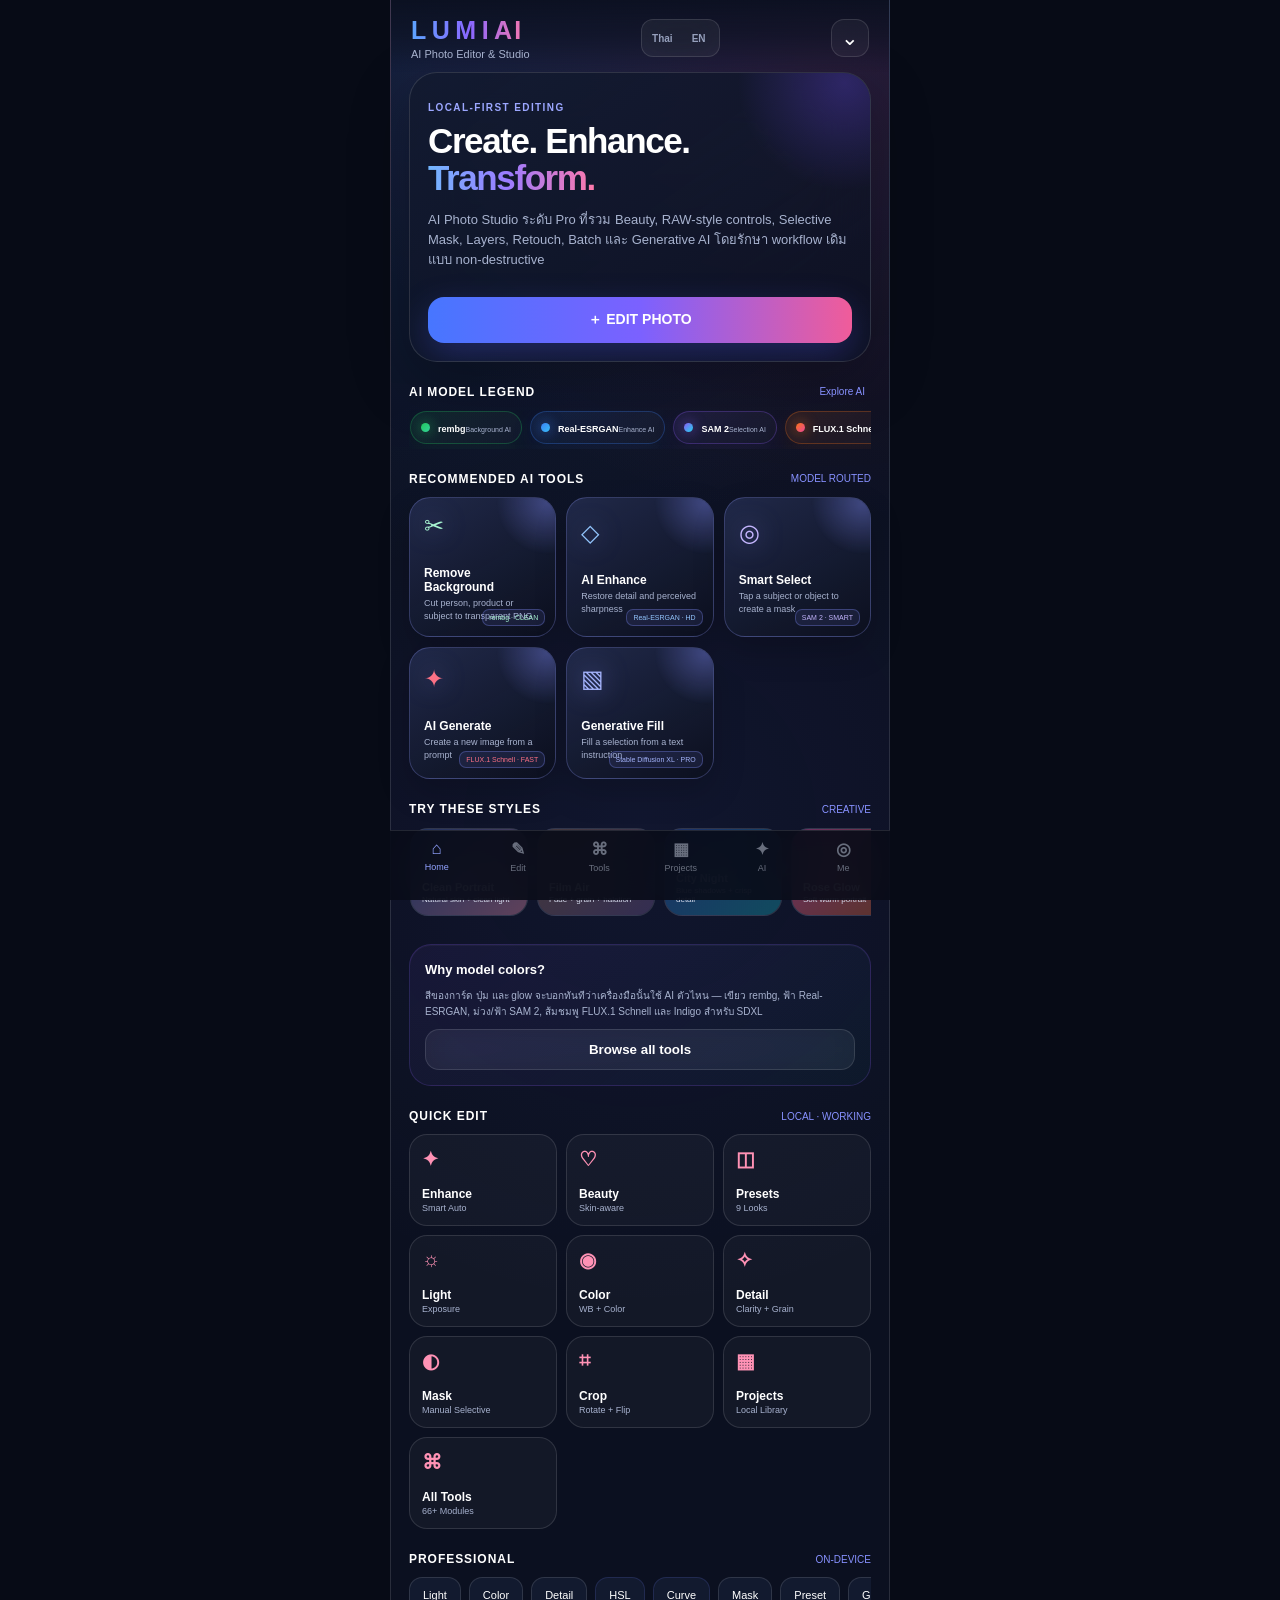
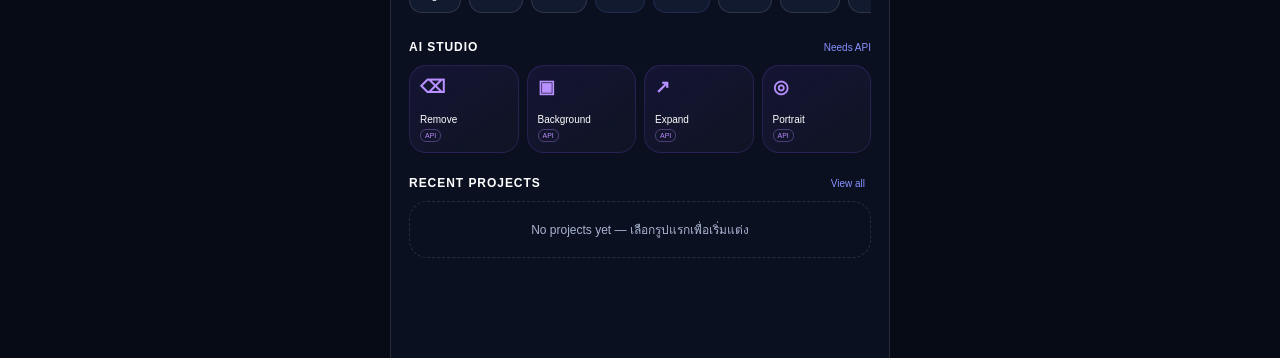
<file: index.html>
<!doctype html><html><head><meta charset="utf-8"><meta name="viewport" content="width=device-width,initial-scale=1,viewport-fit=cover"><meta name="theme-color" content="#0B1020"><link rel="manifest" href="./manifest.webmanifest"><link rel="apple-touch-icon" href="./icons/apple-touch-icon.png"><title>LUMI AI</title><style>html,body{margin:0;background:#0B1020;color:white;font-family:-apple-system,BlinkMacSystemFont,sans-serif}#boot{min-height:100dvh;display:grid;place-items:center;text-align:center}.l{font-size:32px;font-weight:900;letter-spacing:.15em;background:linear-gradient(90deg,#38BDF8,#8B5CF6,#FB7185);-webkit-background-clip:text;color:transparent}.s{margin-top:10px;color:#A8B3CF;font-size:12px}</style></head><body><div id="boot"><div><div class="l">LUMI AI</div><div class="s">Loading Premium AI Studio…</div></div></div><script>(async()=>{try{const parts=await Promise.all(['./ui1.txt','./ui2.txt'].map(x=>fetch(x,{cache:'no-store'}).then(r=>{if(!r.ok)throw Error(x);return r.text()})));const bytes=Uint8Array.from(atob(parts.join('')),c=>c.charCodeAt(0));const ds=new DecompressionStream('gzip');let html=await new Response(new Blob([bytes]).stream().pipeThrough(ds)).text();html=html.replace('</body>','<script src="./i18n-v3.1.js" defer><\/script></body>');document.open();document.write(html);document.close()}catch(e){document.querySelector('.s').textContent='Unable to load LUMI AI: '+e.message}})()</script></body></html>
</file>
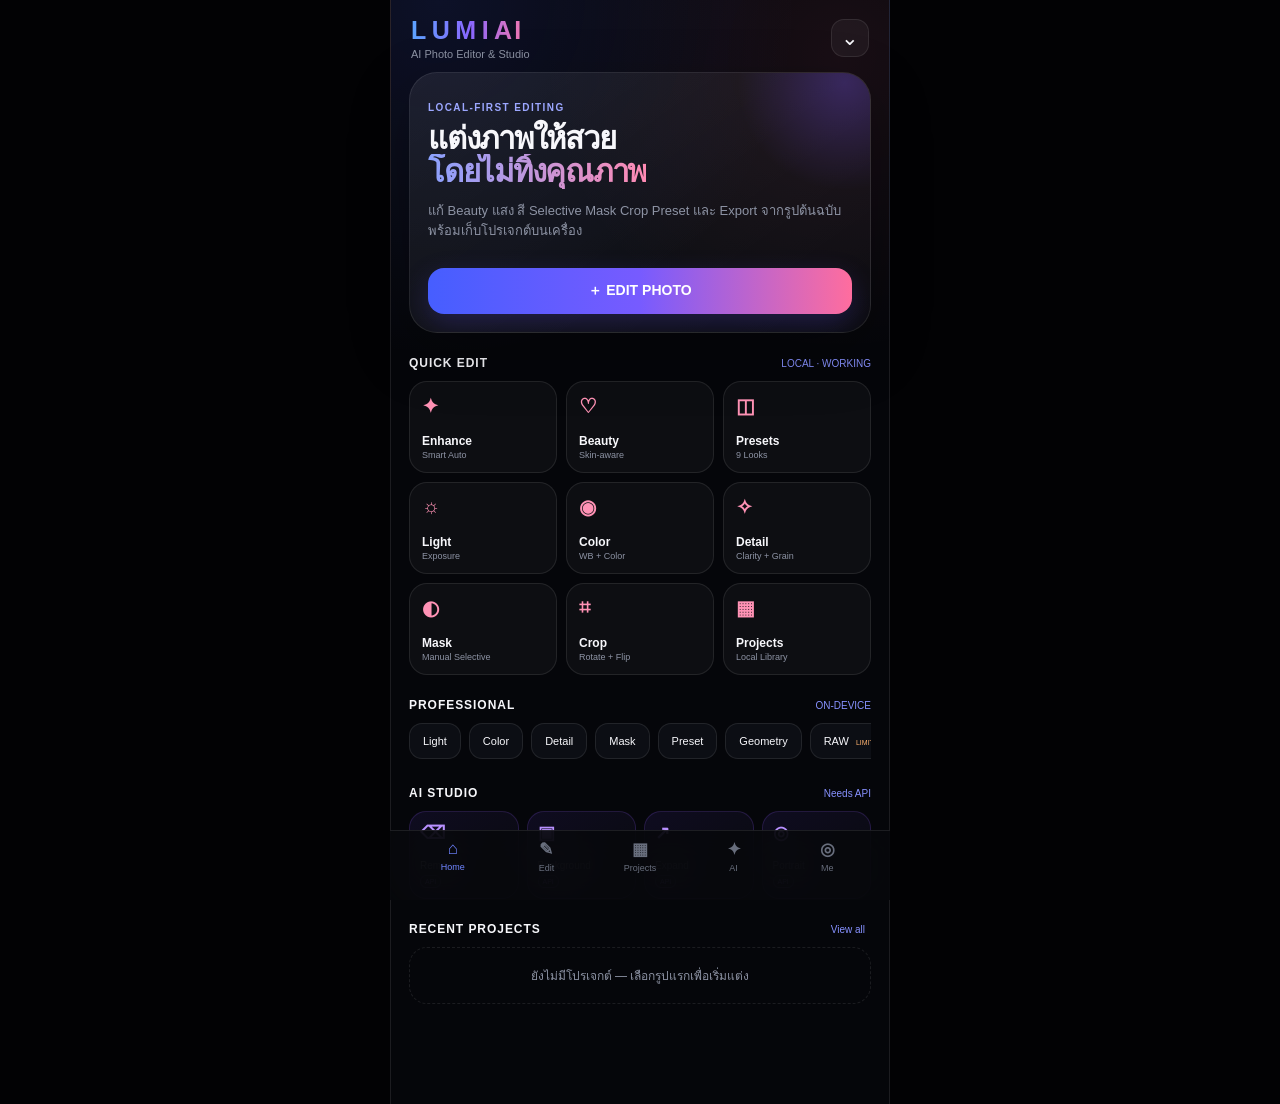
<file: LUMI_AI_PWA_v1.1/LUMI_AI_PWA/index.html>
<!doctype html>
<html lang="th">
<head>
  <meta charset="utf-8" />
  <meta name="viewport" content="width=device-width, initial-scale=1, viewport-fit=cover, maximum-scale=1, user-scalable=no" />
  <meta name="theme-color" content="#05060A" />
  <meta name="apple-mobile-web-app-capable" content="yes" />
  <meta name="apple-mobile-web-app-status-bar-style" content="black-translucent" />
  <meta name="apple-mobile-web-app-title" content="LUMI AI" />
  <link rel="manifest" href="./manifest.webmanifest" />
  <link rel="apple-touch-icon" href="./icons/apple-touch-icon.png" />
  <link rel="icon" href="./icons/icon-192.png" />
  <link rel="stylesheet" href="./styles.css" />
  <title>LUMI AI</title>
</head>
<body>
  <div id="app" class="app-shell">
    <header class="topbar home-topbar" id="homeTopbar">
      <div>
        <div class="brand">LUMI<span>AI</span></div>
        <div class="subtitle">AI Photo Editor & Studio</div>
      </div>
      <button class="icon-btn" id="installBtn" aria-label="ติดตั้งแอป" title="Install">⌄</button>
    </header>

    <main>
      <section class="page active" id="homePage" data-page="home">
        <div class="hero-card">
          <div class="hero-glow"></div>
          <div class="hero-copy">
            <span class="eyebrow">LOCAL-FIRST EDITING</span>
            <h1>แต่งภาพให้สวย<br><span>โดยไม่ทิ้งคุณภาพ</span></h1>
            <p>แก้ Beauty แสง สี Selective Mask Crop Preset และ Export จากรูปต้นฉบับ พร้อมเก็บโปรเจกต์บนเครื่อง</p>
          </div>
          <button class="primary-btn" data-open-picker="light">＋ EDIT PHOTO</button>
        </div>

        <section class="section-block">
          <div class="section-head"><h2>QUICK EDIT</h2><span>LOCAL · WORKING</span></div>
          <div class="quick-grid">
            <button class="tool-card" data-tool="auto"><b>✦</b><span>Enhance</span><small>Smart Auto</small></button>
            <button class="tool-card" data-tool="beauty"><b>♡</b><span>Beauty</span><small>Skin-aware</small></button>
            <button class="tool-card" data-tool="presets"><b>◫</b><span>Presets</span><small>9 Looks</small></button>
            <button class="tool-card" data-tool="light"><b>☼</b><span>Light</span><small>Exposure</small></button>
            <button class="tool-card" data-tool="color"><b>◉</b><span>Color</span><small>WB + Color</small></button>
            <button class="tool-card" data-tool="effects"><b>✧</b><span>Detail</span><small>Clarity + Grain</small></button>
            <button class="tool-card" data-tool="mask"><b>◐</b><span>Mask</span><small>Manual Selective</small></button>
            <button class="tool-card" data-tool="crop"><b>⌗</b><span>Crop</span><small>Rotate + Flip</small></button>
            <button class="tool-card" data-nav="projects"><b>▦</b><span>Projects</span><small>Local Library</small></button>
          </div>
        </section>

        <section class="section-block">
          <div class="section-head"><h2>PROFESSIONAL</h2><span>ON-DEVICE</span></div>
          <div class="feature-strip">
            <button data-tool="light">Light</button>
            <button data-tool="color">Color</button>
            <button data-tool="effects">Detail</button>
            <button data-tool="mask">Mask</button>
            <button data-tool="presets">Preset</button>
            <button data-tool="crop">Geometry</button>
            <button class="info-feature" data-feature="raw">RAW <i>LIMITED</i></button>
            <button class="info-feature" data-feature="hdr">HDR <i>ROADMAP</i></button>
          </div>
        </section>

        <section class="section-block">
          <div class="section-head"><h2>AI STUDIO</h2><span>Needs API</span></div>
          <div class="ai-grid">
            <button class="ai-card" data-ai="remove"><b>⌫</b><span>Remove</span><i>API</i></button>
            <button class="ai-card" data-ai="background"><b>▣</b><span>Background</span><i>API</i></button>
            <button class="ai-card" data-ai="expand"><b>↗</b><span>Expand</span><i>API</i></button>
            <button class="ai-card" data-ai="portrait"><b>◎</b><span>Portrait</span><i>API</i></button>
          </div>
        </section>

        <section class="section-block recent-section">
          <div class="section-head"><h2>RECENT PROJECTS</h2><button id="viewAllProjectsBtn" class="text-btn">View all</button></div>
          <div id="recentProjects" class="recent-grid"></div>
          <div id="emptyProjects" class="empty-state">ยังไม่มีโปรเจกต์ — เลือกรูปแรกเพื่อเริ่มแต่ง</div>
        </section>
      </section>

      <section class="page editor-page" id="editorPage" data-page="editor">
        <header class="editor-topbar">
          <button class="icon-btn" id="backBtn" aria-label="กลับ">‹</button>
          <div class="editor-title"><strong id="projectTitle">LUMI EDIT</strong><span id="saveStatus">Local Project</span></div>
          <div class="editor-actions">
            <button class="icon-btn" id="undoBtn" aria-label="Undo">↶</button>
            <button class="icon-btn" id="redoBtn" aria-label="Redo">↷</button>
            <button class="icon-btn" id="compareBtn" aria-label="Before After">◧</button>
            <button class="icon-btn accent" id="exportBtn" aria-label="Export">↑</button>
          </div>
        </header>

        <div class="canvas-wrap" id="canvasWrap">
          <div class="canvas-stage" id="canvasStage">
            <div class="canvas-stack" id="canvasStack">
              <canvas id="editorCanvas"></canvas>
              <canvas id="maskOverlay" aria-label="Manual mask canvas"></canvas>
            </div>
            <div class="canvas-empty" id="canvasEmpty">
              <b>LUMI</b>
              <span>เลือกรูปเพื่อเริ่มแต่ง</span>
              <button class="primary-btn small" data-open-picker="light">Choose Photo</button>
            </div>
            <div class="before-badge" id="beforeBadge">BEFORE</div>
            <div class="mask-badge" id="maskBadge">MASK BRUSH</div>
          </div>
          <div class="image-meta" id="imageMeta">LOCAL • NON-DESTRUCTIVE</div>
        </div>

        <div class="editor-dock">
          <div class="tool-tabs" id="toolTabs">
            <button data-panel="auto"><b>✦</b><span>Auto</span></button>
            <button data-panel="beauty"><b>♡</b><span>Beauty</span></button>
            <button data-panel="presets"><b>◫</b><span>Presets</span></button>
            <button data-panel="light" class="active"><b>☼</b><span>Light</span></button>
            <button data-panel="color"><b>◉</b><span>Color</span></button>
            <button data-panel="effects"><b>✧</b><span>Detail</span></button>
            <button data-panel="mask"><b>◐</b><span>Mask</span></button>
            <button data-panel="crop"><b>⌗</b><span>Crop</span></button>
          </div>

          <div class="panel-scroll">
            <section class="edit-panel" data-panel-view="auto">
              <div class="panel-title"><div><small>SMART ANALYSIS</small><h3>Auto Enhance</h3></div><button class="reset-btn" id="autoEnhanceBtn">Analyze</button></div>
              <p class="panel-note">วิเคราะห์ภาพตัวอย่างบนเครื่อง แล้วปรับแสง ช่วงไดนามิก และสีโดยไม่อัปโหลดรูป</p>
              <div id="analysisResult" class="analysis-card">พร้อมวิเคราะห์รูป</div>
            </section>

            <section class="edit-panel" data-panel-view="beauty">
              <div class="panel-title"><div><small>LOCAL BEAUTY</small><h3>Skin-aware Beauty</h3></div><button class="reset-btn" data-reset-panel="beauty">Reset</button></div>
              <p class="panel-note">ใช้การประมาณ skin chroma บน GPU เพื่อเกลี่ยเฉพาะโทนผิว ไม่ใช่ face recognition และไม่ส่งรูปออกจากเครื่อง</p>
              <div class="sliders" id="beautySliders"></div>
            </section>

            <section class="edit-panel" data-panel-view="presets">
              <div class="panel-title"><div><small>LOOKS</small><h3>Presets</h3></div><button class="reset-btn" data-reset-panel="presets">Reset</button></div>
              <div class="preset-grid" id="presetGrid"></div>
            </section>

            <section class="edit-panel active" data-panel-view="light">
              <div class="panel-title"><div><small>PRO CONTROLS</small><h3>Light</h3></div><button class="reset-btn" data-reset-panel="light">Reset</button></div>
              <div class="sliders" id="lightSliders"></div>
            </section>

            <section class="edit-panel" data-panel-view="color">
              <div class="panel-title"><div><small>COLOR</small><h3>White Balance & Color</h3></div><button class="reset-btn" data-reset-panel="color">Reset</button></div>
              <div class="sliders" id="colorSliders"></div>
            </section>

            <section class="edit-panel" data-panel-view="effects">
              <div class="panel-title"><div><small>DETAIL</small><h3>Texture & Effects</h3></div><button class="reset-btn" data-reset-panel="effects">Reset</button></div>
              <div class="sliders" id="effectSliders"></div>
            </section>

            <section class="edit-panel" data-panel-view="mask">
              <div class="panel-title"><div><small>SELECTIVE EDIT</small><h3>Manual Mask</h3></div><button class="reset-btn" id="clearMaskBtn">Clear</button></div>
              <p class="panel-note">ระบายพื้นที่บนรูปด้วยนิ้ว แล้วปรับ Exposure / Saturation / Temperature เฉพาะบริเวณนั้น</p>
              <div class="mask-tools">
                <button id="maskPaintBtn" class="active">＋ Paint</button>
                <button id="maskEraseBtn">− Erase</button>
                <button id="maskUndoStrokeBtn">↶ Stroke</button>
              </div>
              <div class="slider-row"><div class="slider-head"><span>Brush Size</span><span id="maskBrushValue">12%</span></div><input id="maskBrushSize" type="range" min="2" max="30" step="1" value="12"></div>
              <div class="sliders" id="maskSliders"></div>
            </section>

            <section class="edit-panel" data-panel-view="crop">
              <div class="panel-title"><div><small>GEOMETRY</small><h3>Crop & Rotate</h3></div><button class="reset-btn" data-reset-panel="crop">Reset</button></div>
              <div class="ratio-row" id="ratioRow"></div>
              <div class="geometry-actions">
                <button id="rotateLeftBtn">↶<span>Rotate</span></button>
                <button id="flipHBtn">⇆<span>Flip H</span></button>
                <button id="flipVBtn">⇅<span>Flip V</span></button>
              </div>
              <p class="panel-note">ใช้ Center Crop เพื่อความเร็วและเสถียรบน iPhone การเปลี่ยน Geometry จะล้าง Manual Mask เพื่อไม่ให้ mask เหลื่อมตำแหน่ง</p>
            </section>
          </div>
        </div>
      </section>

      <section class="page" id="projectsPage" data-page="projects">
        <div class="page-heading"><span class="eyebrow">LOCAL LIBRARY</span><h1>Projects</h1><p>รูปต้นฉบับและค่าการแต่งถูกเก็บใน IndexedDB ของ PWA นี้</p></div>
        <div class="project-toolbar">
          <button class="secondary-btn" data-open-picker="light">＋ New Project</button>
          <button class="danger-btn" id="clearProjectsBtn">Clear All</button>
        </div>
        <div id="allProjects" class="project-list"></div>
        <div id="allProjectsEmpty" class="empty-state">ยังไม่มีโปรเจกต์</div>
      </section>

      <section class="page" id="aiPage" data-page="ai">
        <div class="page-heading"><span class="eyebrow">SERVER FEATURES</span><h1>AI Studio</h1><p>ทุกฟังก์ชันกดดูรายละเอียดได้ แต่การ Generate จะไม่ทำงานจนกว่าจะต่อ backend จริง</p></div>
        <div class="ai-list">
          <button data-ai="remove"><b>AI Remove</b><span>ลบคน/วัตถุด้วย Generative Fill</span><i>NEEDS API</i></button>
          <button data-ai="background"><b>AI Background</b><span>Remove / Replace / Generate / Relight</span><i>NEEDS API</i></button>
          <button data-ai="expand"><b>Generative Expand</b><span>ขยายภาพ 9:16, 4:5, 16:9</span><i>NEEDS API</i></button>
          <button data-ai="portrait"><b>AI Portrait</b><span>Portrait styles โดยใช้รูปของผู้ใช้</span><i>NEEDS API</i></button>
          <button data-ai="hair"><b>AI Hair</b><span>Hairstyle / Hair Color</span><i>NEEDS API</i></button>
          <button data-ai="outfit"><b>AI Outfit</b><span>เปลี่ยนเสื้อผ้าโดยรักษา pose</span><i>NEEDS API</i></button>
        </div>
        <div class="privacy-card"><b>Privacy First</b><p>ฟังก์ชัน Local ไม่ส่งภาพออกจากอุปกรณ์ ส่วน Cloud AI จะต้องแจ้งก่อน Upload ทุกครั้งเมื่อเปิดใช้งานในอนาคต</p></div>
      </section>

      <section class="page" id="mePage" data-page="me">
        <div class="page-heading"><span class="eyebrow">LUMI AI PWA</span><h1>My LUMI</h1><p>สถานะอุปกรณ์ การติดตั้ง และการตั้งค่า PWA</p></div>
        <div class="settings-list">
          <article><span>App mode</span><strong id="modeValue">Browser</strong></article>
          <article><span>Offline cache</span><strong id="offlineValue">Checking…</strong></article>
          <article><span>Projects</span><strong id="projectCount">0</strong></article>
          <article><span>Renderer</span><strong id="rendererValue">WebGL2</strong></article>
          <article><span>Cloud AI</span><strong class="warning">Not configured</strong></article>
        </div>
        <div class="settings-actions">
          <button class="primary-btn" id="installHelpBtn">Add LUMI AI to Home Screen</button>
          <button class="secondary-btn" id="clearOfflineCacheBtn">Clear Offline Cache</button>
          <button class="secondary-btn" id="aboutBtn">About & Feature Status</button>
        </div>
      </section>
    </main>

    <nav class="bottom-nav" id="bottomNav">
      <button class="active" data-nav="home"><b>⌂</b><span>Home</span></button>
      <button data-nav="editor"><b>✎</b><span>Edit</span></button>
      <button data-nav="projects"><b>▦</b><span>Projects</span></button>
      <button data-nav="ai"><b>✦</b><span>AI</span></button>
      <button data-nav="me"><b>◎</b><span>Me</span></button>
    </nav>
  </div>

  <input id="photoInput" type="file" accept="image/*" hidden />

  <div class="modal-backdrop" id="exportModal" aria-hidden="true">
    <div class="sheet">
      <div class="sheet-handle"></div>
      <div class="sheet-head"><div><small>FULL QUALITY</small><h2>Export Photo</h2></div><button class="icon-btn" data-close-modal="exportModal">×</button></div>
      <label>File type<select id="exportType"><option value="image/jpeg">JPEG</option><option value="image/png">PNG</option><option value="image/webp">WebP</option></select></label>
      <label>Quality <span id="qualityValue">92%</span><input id="exportQuality" type="range" min="60" max="100" value="92" /></label>
      <div class="export-info" id="exportInfo">Original resolution</div>
      <button class="primary-btn" id="downloadExportBtn">Render & Save</button>
      <p class="panel-note">PNG รองรับ transparency แต่ JPEG/WebP จะใช้พื้นหลังทึบตาม browser encoder</p>
    </div>
  </div>

  <div class="modal-backdrop" id="installModal" aria-hidden="true">
    <div class="sheet">
      <div class="sheet-handle"></div>
      <div class="sheet-head"><div><small>INSTALL PWA</small><h2>Add to Home Screen</h2></div><button class="icon-btn" data-close-modal="installModal">×</button></div>
      <ol class="install-steps">
        <li>เปิดเว็บนี้ด้วย Safari บน iPhone</li>
        <li>แตะปุ่ม Share</li>
        <li>เลือก <b>Add to Home Screen</b></li>
        <li>กด Add แล้วเปิด LUMI AI จากหน้าจอหลัก</li>
      </ol>
      <button class="primary-btn" data-close-modal="installModal">เข้าใจแล้ว</button>
    </div>
  </div>

  <div class="modal-backdrop" id="featureModal" aria-hidden="true">
    <div class="sheet feature-sheet">
      <div class="sheet-handle"></div>
      <div class="sheet-head"><div><small id="featureStatus">FEATURE</small><h2 id="featureTitle">Feature</h2></div><button class="icon-btn" data-close-modal="featureModal">×</button></div>
      <div id="featureBody" class="feature-body"></div>
      <button class="primary-btn" id="featureActionBtn">Close</button>
    </div>
  </div>

  <div class="toast" id="toast"></div>
  <div class="loading" id="loading"><div class="spinner"></div><span id="loadingText">Rendering…</span></div>

  <script src="./app.js" defer></script>
</body>
</html>
</file>
<file: LUMI_AI_PWA_v1.1/LUMI_AI_PWA/styles.css>
:root{--bg:#05060a;--surface:#0c0e14;--surface2:#131620;--line:rgba(255,255,255,.09);--text:#f7f7fb;--muted:#8d93a4;--blue:#4a63ff;--violet:#8a5cff;--pink:#ff6b9c;--cyan:#49d7ff;--danger:#ff6b7c;--safe-top:env(safe-area-inset-top,0px);--safe-bottom:env(safe-area-inset-bottom,0px)}*{box-sizing:border-box;-webkit-tap-highlight-color:transparent}html,body{margin:0;min-height:100%;background:var(--bg);color:var(--text);font-family:-apple-system,BlinkMacSystemFont,"SF Pro Display","Segoe UI",sans-serif}body{overscroll-behavior:none}.app-shell{min-height:100dvh;background:radial-gradient(circle at 10% 0%,rgba(74,99,255,.12),transparent 30%),radial-gradient(circle at 90% 5%,rgba(255,107,156,.08),transparent 26%),var(--bg);padding-bottom:calc(76px + var(--safe-bottom))}.topbar{padding:calc(16px + var(--safe-top)) 20px 12px;display:flex;justify-content:space-between;align-items:center}.brand{font-weight:800;letter-spacing:.22em;font-size:25px;background:linear-gradient(90deg,#5ca4ff,#8a67ff,#ff79a7);-webkit-background-clip:text;color:transparent}.brand span{letter-spacing:.08em}.subtitle{font-size:11px;color:var(--muted);margin-top:3px}.icon-btn{width:38px;height:38px;border-radius:13px;border:1px solid var(--line);background:rgba(255,255,255,.045);color:var(--text);font-size:21px;display:grid;place-items:center}.icon-btn.accent{background:linear-gradient(135deg,var(--blue),var(--pink));border:0}.page{display:none;padding:0 18px 24px}.page.active{display:block}.hero-card{position:relative;overflow:hidden;padding:24px 18px 18px;border:1px solid var(--line);border-radius:28px;background:linear-gradient(145deg,rgba(255,255,255,.07),rgba(255,255,255,.025));box-shadow:0 20px 60px rgba(0,0,0,.25)}.hero-glow{position:absolute;width:230px;height:230px;background:radial-gradient(circle,rgba(116,79,255,.28),transparent 66%);right:-90px;top:-105px}.hero-copy{position:relative}.eyebrow{font-size:10px;font-weight:800;letter-spacing:.14em;color:#9ca7ff}.hero-card h1,.page-heading h1{font-size:31px;line-height:1.05;margin:8px 0 10px;letter-spacing:-.04em}.hero-card h1 span{background:linear-gradient(90deg,#8aa1ff,#ff8ab3);-webkit-background-clip:text;color:transparent}.hero-card p,.page-heading p,.panel-note,.privacy-card p{color:var(--muted);font-size:13px;line-height:1.55}.primary-btn{width:100%;border:0;border-radius:16px;padding:14px 18px;background:linear-gradient(90deg,#465eff,#775bff,#ff6d9e);color:white;font-weight:800;font-size:14px;box-shadow:0 10px 28px rgba(99,83,255,.22)}.hero-card .primary-btn{margin-top:14px}.primary-btn.small{width:auto;padding:10px 14px}.section-block{margin-top:23px}.section-head{display:flex;align-items:center;justify-content:space-between;margin-bottom:11px}.section-head h2{font-size:12px;letter-spacing:.08em;margin:0}.section-head span,.text-btn{font-size:10px;color:#8791ff}.text-btn{border:0;background:none}.quick-grid{display:grid;grid-template-columns:repeat(3,1fr);gap:9px}.tool-card{min-height:92px;border-radius:18px;border:1px solid var(--line);background:rgba(255,255,255,.035);color:var(--text);display:flex;flex-direction:column;align-items:flex-start;justify-content:flex-end;padding:12px;text-align:left}.tool-card b{font-size:20px;color:#ff92b5;margin-bottom:auto}.tool-card span{font-size:12px;font-weight:700}.tool-card small{font-size:9px;color:var(--muted);margin-top:2px}.feature-strip{display:flex;gap:8px;overflow:auto;padding-bottom:4px;scrollbar-width:none}.feature-strip::-webkit-scrollbar{display:none}.feature-strip button{white-space:nowrap;border:1px solid var(--line);background:var(--surface);color:var(--text);border-radius:13px;padding:11px 13px;font-size:11px}.feature-strip i{font-style:normal;font-size:7px;color:#ff9aae}.ai-grid{display:grid;grid-template-columns:repeat(4,1fr);gap:8px}.ai-card{height:88px;border:1px solid rgba(142,92,255,.18);background:linear-gradient(145deg,rgba(118,76,255,.09),rgba(255,255,255,.02));color:var(--text);border-radius:17px;padding:10px;display:flex;flex-direction:column;align-items:flex-start}.ai-card b{font-size:18px;color:#b890ff}.ai-card span{font-size:10px;margin-top:auto}.ai-card i,.ai-list i{font-style:normal;color:#bc8dff;font-size:7px;border:1px solid rgba(188,141,255,.35);border-radius:6px;padding:2px 4px;margin-top:4px}.recent-grid{display:grid;grid-template-columns:repeat(3,1fr);gap:8px}.project-card{position:relative;aspect-ratio:1/1.15;border-radius:16px;overflow:hidden;border:1px solid var(--line);background:var(--surface)}.project-card img{width:100%;height:100%;object-fit:cover}.project-card span{position:absolute;left:7px;right:7px;bottom:7px;font-size:9px;font-weight:700;text-shadow:0 1px 6px #000}.empty-state{border:1px dashed var(--line);border-radius:18px;color:var(--muted);font-size:12px;padding:18px;text-align:center}.bottom-nav{position:fixed;left:0;right:0;bottom:0;z-index:30;height:calc(70px + var(--safe-bottom));padding:7px 16px var(--safe-bottom);display:flex;justify-content:space-around;background:rgba(7,8,12,.88);backdrop-filter:blur(24px);border-top:1px solid var(--line)}.bottom-nav button{flex:1;border:0;background:none;color:#686e7d;display:flex;flex-direction:column;align-items:center;gap:3px;font-size:9px}.bottom-nav b{font-size:17px}.bottom-nav button.active{color:#6f84ff}.editor-page{padding:0;min-height:calc(100dvh - 76px - var(--safe-bottom))}.editor-topbar{padding:calc(8px + var(--safe-top)) 10px 8px;display:flex;align-items:center;gap:8px;border-bottom:1px solid var(--line);background:rgba(5,6,10,.76);backdrop-filter:blur(20px);position:relative;z-index:5}.editor-title{min-width:0;display:flex;flex-direction:column;flex:1}.editor-title strong{font-size:11px;white-space:nowrap;overflow:hidden;text-overflow:ellipsis}.editor-title span{font-size:8px;color:var(--muted)}.editor-actions{display:flex;gap:5px}.editor-actions .icon-btn,.editor-topbar>.icon-btn{width:34px;height:34px;border-radius:11px;font-size:17px}.canvas-wrap{height:47dvh;min-height:330px;display:flex;flex-direction:column;background:#020204}.canvas-stage{position:relative;flex:1;display:grid;place-items:center;overflow:hidden;background:radial-gradient(circle,#151820,#020204 68%)}#editorCanvas{display:block;max-width:100%;max-height:100%;touch-action:none}.canvas-empty{display:flex;flex-direction:column;align-items:center;gap:8px;color:var(--muted)}.canvas-empty b{font-size:27px;letter-spacing:.22em;color:#7889ff}.before-badge{display:none;position:absolute;left:12px;top:12px;border:1px solid var(--line);background:rgba(0,0,0,.45);backdrop-filter:blur(8px);font-size:9px;font-weight:800;padding:5px 8px;border-radius:9px}.before-badge.show{display:block}.image-meta{height:25px;display:grid;place-items:center;color:#5c6170;font-size:8px;letter-spacing:.1em;border-top:1px solid rgba(255,255,255,.04)}.editor-dock{height:calc(53dvh - 70px - var(--safe-bottom));min-height:300px;border-top:1px solid var(--line);background:linear-gradient(#0a0c11,#08090d)}.tool-tabs{height:65px;display:flex;overflow:auto;border-bottom:1px solid var(--line);scrollbar-width:none}.tool-tabs::-webkit-scrollbar{display:none}.tool-tabs button{min-width:70px;flex:1;border:0;background:none;color:#7a808f;display:flex;flex-direction:column;align-items:center;justify-content:center;gap:4px;font-size:9px}.tool-tabs b{font-size:16px}.tool-tabs button.active{color:#6f83ff;border-bottom:2px solid #5b72ff}.panel-scroll{height:calc(100% - 65px);overflow:auto;padding:14px 16px 28px}.edit-panel{display:none}.edit-panel.active{display:block}.panel-title{display:flex;justify-content:space-between;align-items:center;margin-bottom:14px}.panel-title small,.sheet-head small{font-size:8px;color:#696f80;letter-spacing:.12em}.panel-title h3,.sheet-head h2{font-size:17px;margin:2px 0 0}.reset-btn{border:1px solid var(--line);background:rgba(255,255,255,.035);color:#7f91ff;padding:7px 10px;border-radius:10px;font-size:10px}.slider-row{margin:0 0 16px}.slider-head{display:flex;justify-content:space-between;font-size:11px;margin-bottom:7px}.slider-head span:last-child{color:#9da8ff;font-variant-numeric:tabular-nums}.slider-row input,.sheet input[type=range]{width:100%;accent-color:#6b7cff}.preset-grid{display:grid;grid-template-columns:repeat(3,1fr);gap:8px}.preset-btn{aspect-ratio:1.05/1;border-radius:15px;border:1px solid var(--line);background:linear-gradient(145deg,#171a23,#0d0f15);color:var(--text);font-size:10px;position:relative;overflow:hidden}.preset-btn:before{content:"";position:absolute;inset:0;background:linear-gradient(135deg,rgba(65,99,255,.22),transparent 45%,rgba(255,97,150,.14))}.preset-btn span{position:absolute;left:8px;bottom:8px;z-index:1}.preset-btn.active{outline:2px solid #647aff}.analysis-card{border:1px solid var(--line);background:rgba(255,255,255,.035);border-radius:16px;padding:14px;font-size:12px;line-height:1.55;color:#c5c8d2}.ratio-row{display:flex;gap:7px;overflow:auto;padding-bottom:8px}.ratio-row button{min-width:56px;border:1px solid var(--line);background:#10121a;color:#bfc3ce;border-radius:12px;padding:10px 7px;font-size:10px}.ratio-row button.active{border-color:#647aff;color:#8fa0ff;background:rgba(81,100,255,.1)}.geometry-actions{display:grid;grid-template-columns:repeat(3,1fr);gap:8px;margin-top:9px}.geometry-actions button{border:1px solid var(--line);background:#10121a;color:var(--text);border-radius:15px;padding:12px 8px;font-size:19px}.geometry-actions span{display:block;font-size:9px;color:var(--muted);margin-top:4px}.page-heading{padding:calc(28px + var(--safe-top)) 2px 14px}.ai-list,.settings-list{display:grid;gap:9px}.ai-list article,.settings-list article,.privacy-card{border:1px solid var(--line);background:rgba(255,255,255,.035);border-radius:18px;padding:15px}.ai-list article{display:grid;grid-template-columns:1fr auto;gap:4px}.ai-list article b{font-size:13px}.ai-list article span{grid-column:1;font-size:10px;color:var(--muted)}.ai-list article i{grid-column:2;grid-row:1/3;align-self:center}.privacy-card{margin-top:18px}.privacy-card b{font-size:13px}.settings-list article{display:flex;justify-content:space-between;font-size:12px}.settings-list strong{font-size:11px;color:#a6adbd}.settings-list .warning{color:#c890ff}.settings-list+.primary-btn{margin-top:18px}.modal-backdrop{position:fixed;inset:0;z-index:100;background:rgba(0,0,0,.65);display:none;align-items:flex-end}.modal-backdrop.show{display:flex}.sheet{width:100%;background:#0c0e14;border:1px solid var(--line);border-radius:26px 26px 0 0;padding:8px 18px calc(20px + var(--safe-bottom));box-shadow:0 -20px 60px rgba(0,0,0,.35)}.sheet-handle{width:38px;height:4px;background:#373b47;border-radius:99px;margin:0 auto 12px}.sheet-head{display:flex;justify-content:space-between;align-items:center;margin-bottom:16px}.sheet label{display:block;color:#c6cad4;font-size:11px;border-top:1px solid var(--line);padding:13px 0}.sheet label select{float:right;background:#161923;border:1px solid var(--line);color:white;border-radius:9px;padding:6px}.sheet label span{float:right;color:#9aa4ff}.export-info{font-size:10px;color:var(--muted);margin:2px 0 14px}.install-steps{padding-left:20px;color:#c9ccd5;font-size:13px;line-height:1.8}.toast{position:fixed;left:50%;bottom:calc(86px + var(--safe-bottom));z-index:150;transform:translate(-50%,20px);opacity:0;pointer-events:none;background:rgba(29,32,43,.95);border:1px solid var(--line);border-radius:12px;padding:9px 13px;color:white;font-size:11px;transition:.2s;white-space:nowrap}.toast.show{opacity:1;transform:translate(-50%,0)}.loading{position:fixed;inset:0;z-index:200;background:rgba(2,3,5,.72);backdrop-filter:blur(8px);display:none;place-items:center;color:white;font-size:12px;gap:10px}.loading.show{display:grid;align-content:center}.spinner{width:28px;height:28px;border-radius:50%;border:3px solid rgba(255,255,255,.15);border-top-color:#7485ff;animation:spin .8s linear infinite}@keyframes spin{to{transform:rotate(360deg)}}@media(min-width:720px){body{display:grid;place-items:center;background:#020204}.app-shell{width:min(100%,500px);min-height:100dvh;border-left:1px solid var(--line);border-right:1px solid var(--line);position:relative}.bottom-nav{width:min(100%,500px);left:50%;transform:translateX(-50%)}.modal-backdrop{justify-content:center}.sheet{max-width:500px}.quick-grid{grid-template-columns:repeat(3,1fr)}}

/* v1.1 interactive expansion */
button{cursor:pointer}button:disabled{opacity:.35;cursor:default}.quick-grid{grid-template-columns:repeat(3,1fr)}
.canvas-stage{position:relative}.canvas-stack{position:absolute;inset:0;display:grid;place-items:center;transform-origin:center;touch-action:none}.canvas-stack canvas{grid-area:1/1;display:block;max-width:100%;max-height:100%;width:auto;height:auto}.canvas-stack #maskOverlay{pointer-events:none;opacity:0;z-index:2}.canvas-stack #maskOverlay.active{pointer-events:auto;opacity:1;touch-action:none}.mask-badge{display:none;position:absolute;right:12px;top:12px;z-index:4;border:1px solid rgba(255,90,120,.35);background:rgba(50,5,18,.62);backdrop-filter:blur(8px);font-size:8px;font-weight:800;color:#ff8ca8;padding:5px 8px;border-radius:9px}.mask-badge.show{display:block}.mask-tools{display:grid;grid-template-columns:repeat(3,1fr);gap:8px;margin:0 0 14px}.mask-tools button{border:1px solid var(--line);background:#10121a;color:#a9afbd;border-radius:12px;padding:10px 7px;font-size:10px}.mask-tools button.active{border-color:#ff668d;color:#ff9bb4;background:rgba(255,80,125,.08)}
.info-feature i{font-style:normal;font-size:7px;color:#ffb36f;margin-left:4px}.project-toolbar{display:flex;gap:8px;margin:0 0 14px}.secondary-btn,.danger-btn{flex:1;border:1px solid var(--line);border-radius:14px;padding:12px 14px;background:rgba(255,255,255,.04);color:var(--text);font-weight:700}.danger-btn{color:#ff8d9e;border-color:rgba(255,90,110,.18)}.project-list{display:grid;gap:10px}.project-row{display:grid;grid-template-columns:72px 1fr auto;gap:11px;align-items:center;border:1px solid var(--line);background:rgba(255,255,255,.035);border-radius:18px;padding:9px}.project-row>img{width:72px;height:72px;object-fit:cover;border-radius:12px}.project-row-meta{min-width:0;display:flex;flex-direction:column;gap:4px}.project-row-meta strong{font-size:12px;white-space:nowrap;overflow:hidden;text-overflow:ellipsis}.project-row-meta span,.project-row-meta small{font-size:9px;color:var(--muted)}.project-row-actions{display:flex;flex-direction:column;gap:6px}.project-row-actions button{border:1px solid var(--line);background:#11141c;color:#aab3ff;border-radius:10px;padding:7px 9px;font-size:9px}.project-row-actions .danger-text{color:#ff8399}.ai-list button{width:100%;border:1px solid var(--line);background:rgba(255,255,255,.035);border-radius:18px;padding:15px;color:var(--text);display:grid;grid-template-columns:1fr auto;gap:4px;text-align:left}.ai-list button b{font-size:13px}.ai-list button span{grid-column:1;font-size:10px;color:var(--muted)}.ai-list button i{grid-column:2;grid-row:1/3;align-self:center;font-style:normal}.settings-actions{display:grid;gap:9px;margin-top:18px}.feature-body{color:#cbd0dc;font-size:13px;line-height:1.6}.feature-body p{margin:0 0 12px}.feature-body ul{margin:0 0 14px;padding-left:20px;color:#9ea5b5}.feature-warning{border:1px solid rgba(164,105,255,.22);background:rgba(132,80,255,.08);border-radius:14px;padding:11px;color:#c3a8ff;font-size:11px}.feature-sheet{max-height:82dvh;overflow:auto}.page[data-page="projects"],.page[data-page="ai"],.page[data-page="me"]{padding-bottom:calc(92px + var(--safe-bottom))}
@media(max-width:360px){.quick-grid{grid-template-columns:repeat(2,1fr)}.project-row{grid-template-columns:60px 1fr}.project-row>img{width:60px;height:60px}.project-row-actions{grid-column:1/3;flex-direction:row}.project-row-actions button{flex:1}}
</file>
